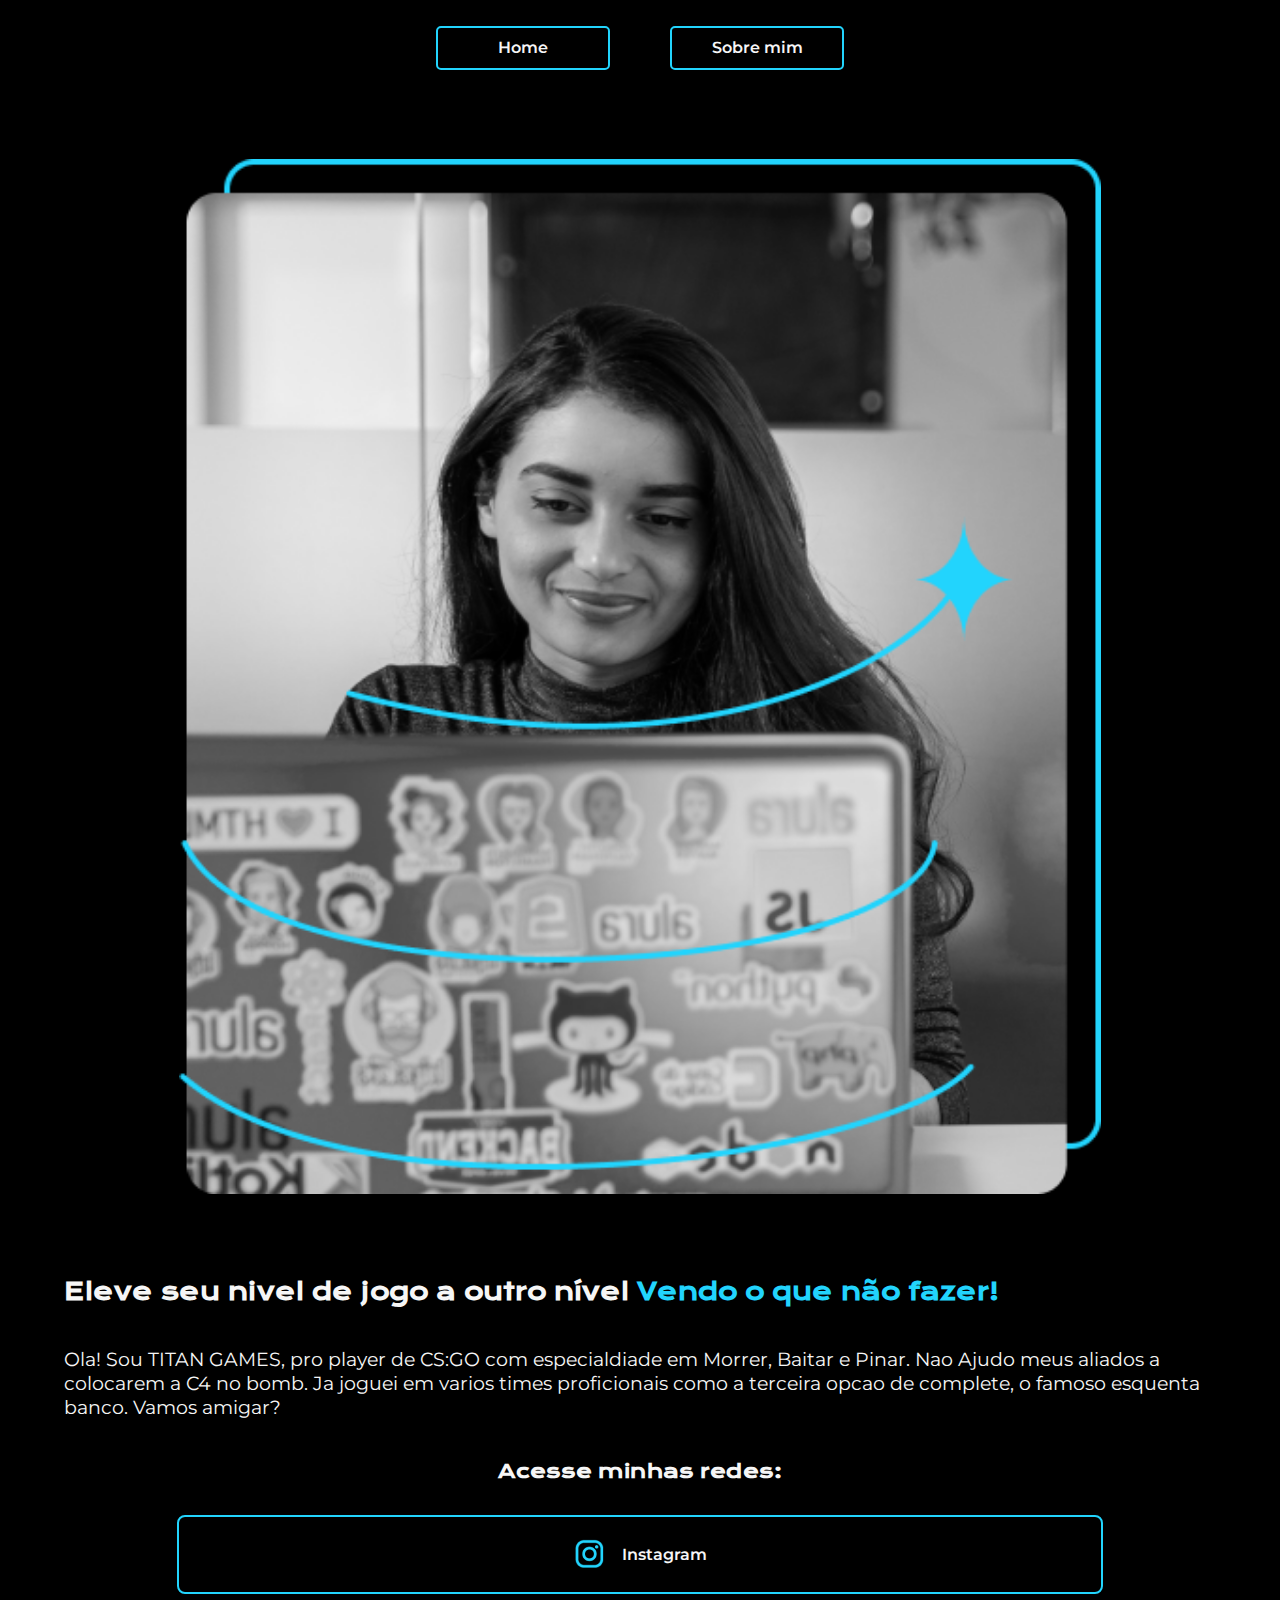
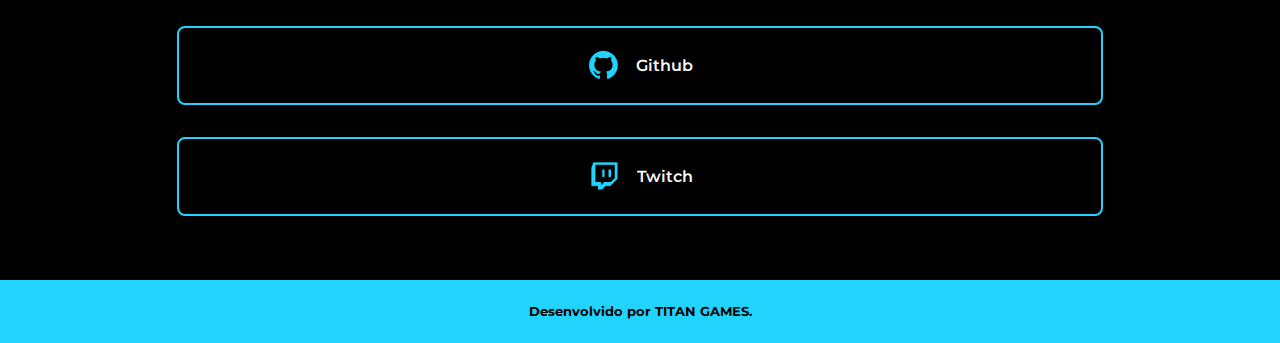
<file: index.html>
<!DOCTYPE html>
<html lang="pt-br">
<head>
    <meta charset="UTF-8">
    <meta http-equiv="X-UA-Compatible" content="IE=edge">
    <meta name="viewport" content="width=device-width, initial-scale=1.0">
    <title>Site Foda</title>
    <link rel="stylesheet" href="./styles/style.css">
</head>
<body>
    <header class="cabecalho">
        <nav class="cabecalho__menu">
            <a class="cabecalho__menu__botoes" href="index.html"> Home </a>
            <a class="cabecalho__menu__botoes" href="about.html"> Sobre mim</a>
        </nav>
    </header>

    <main class="apresentacao">
        <section class="apresentacao__conteudo">
            <h1 class="apresentacao__conteudo__titulo">Eleve seu nivel de jogo a outro nível <strong class="destaque-titulo">Vendo o que não fazer!</strong></h1>
            <p class="apresentacao__conteudo__paragrafo">Ola! Sou TITAN GAMES, pro player de CS:GO com especialdiade em Morrer, Baitar e Pinar. Nao Ajudo meus aliados a colocarem a C4 no bomb. Ja joguei em varios times proficionais como a terceira opcao de complete, o famoso esquenta banco. Vamos amigar?</p>
            <div class="apresentacao__links">
                <h2 class="apresentacao__links__titulo">Acesse minhas redes:</h2>
                <a class="apresentacao__links__botoes" href="https://www.instagram.com/thiagooi_plx/"> 
                    <img src="./assets/instagram.png" alt="logo do instagram"> Instagram
                </a>
                <a class="apresentacao__links__botoes" href="https://github.com">  
                    <img src="./assets/github.png" alt="logo do github"> Github
                </a>
                <a class="apresentacao__links__botoes" href="https://www.twitch.tv"> 
                    <img src="./assets/twitch.png" alt="logo da twitch"> Twitch
                </a>
            </div>
        </section>
        <img class="apresentacao__imagem" src="/assets/imagem.png" alt="Foto da Joana santos programando">
    </main>
    
    <footer class="rodape">
        Desenvolvido por TITAN GAMES.
    </footer>
</body>
</html>
</file>
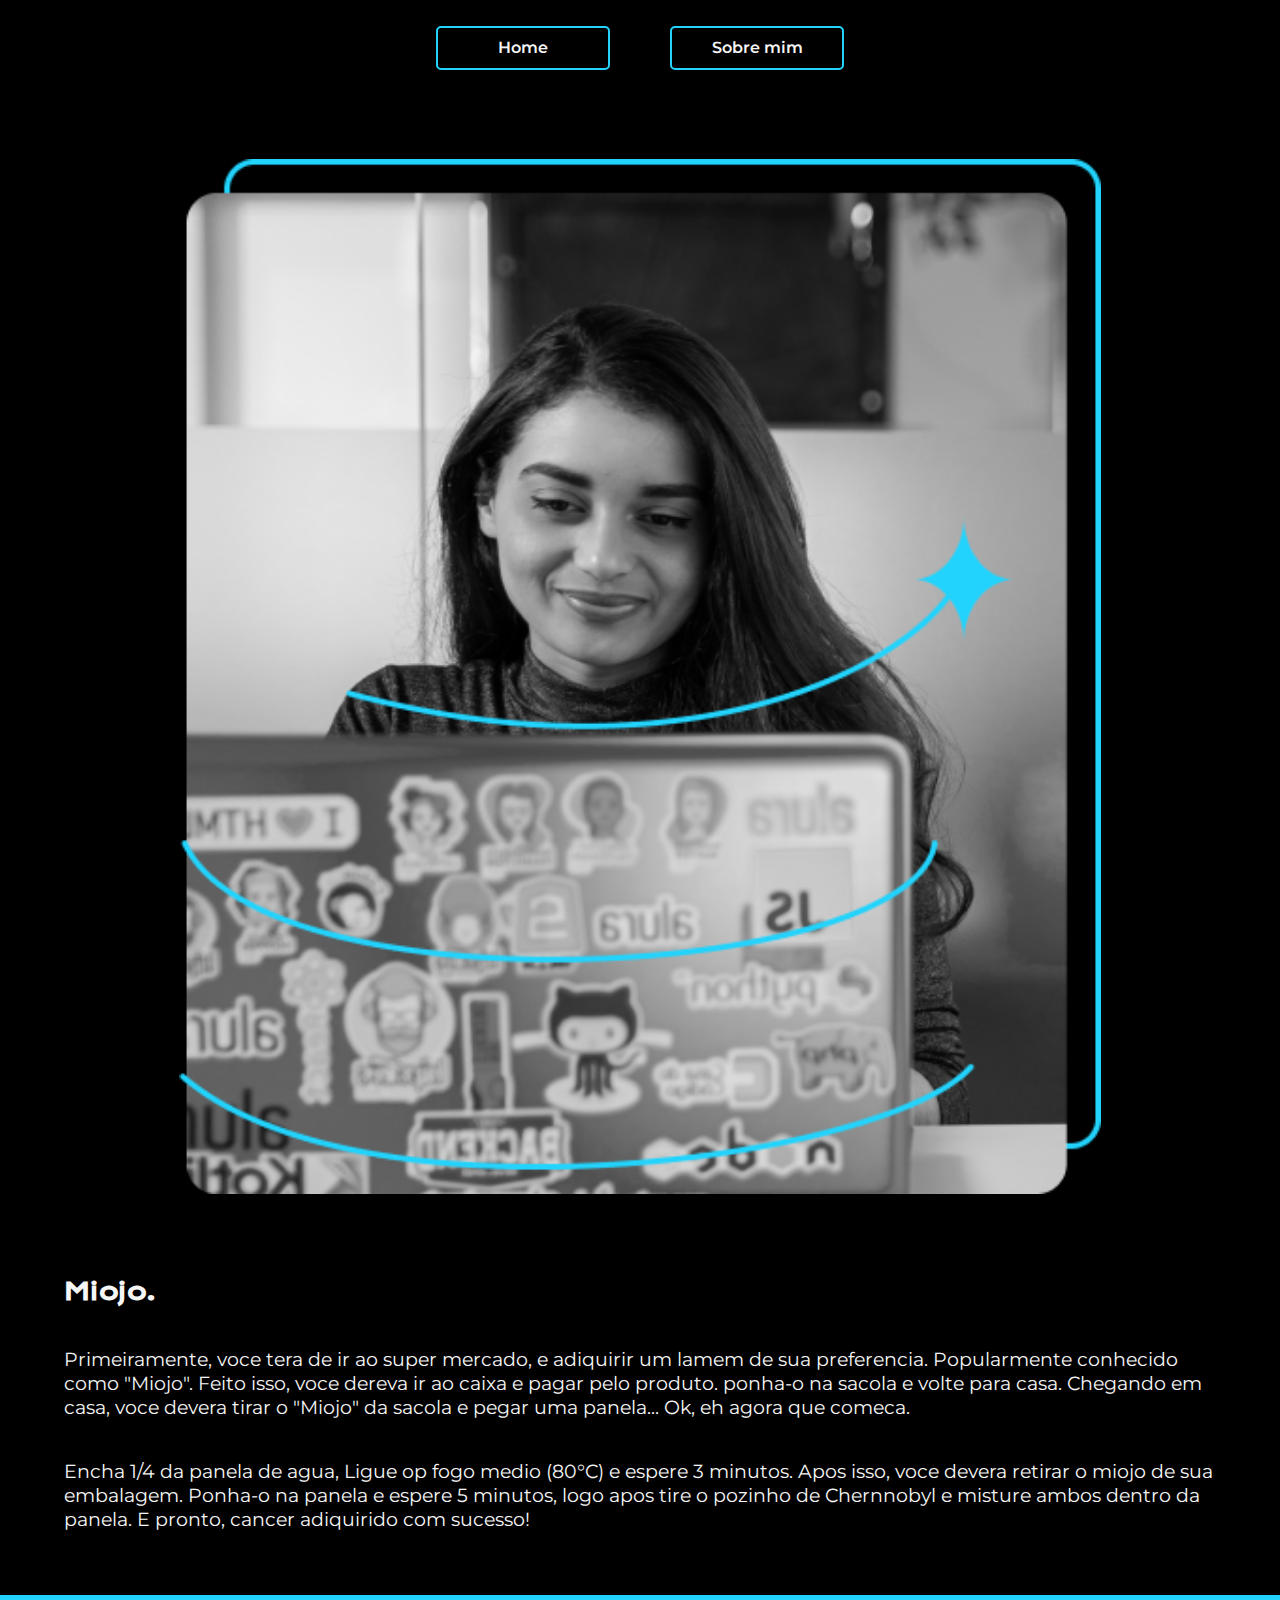
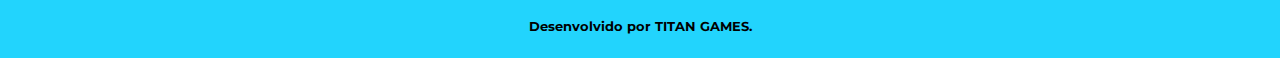
<file: about.html>
<!DOCTYPE html>
<html lang="pt-br">
<head>
    <meta charset="UTF-8">
    <meta http-equiv="X-UA-Compatible" content="IE=edge">
    <meta name="viewport" content="width=device-width, initial-scale=1.0">
    <title>Sobre Mim</title>
    <link rel="stylesheet" href="./styles/style.css">
</head>
<body>
    <header class="cabecalho">
        <nav class="cabecalho__menu">
            <a class="cabecalho__menu__botoes" href="index.html"> Home </a>
            <a class="cabecalho__menu__botoes" href="about.html"> Sobre mim</a>
        </nav>
    </header>
    <main class="apresentacao">
        <section class="apresentacao__conteudo">
            <h1 class="apresentacao__conteudo__titulo">Miojo.</h1>
            <p class="apresentacao__conteudo__paragrafo">
            Primeiramente, voce tera de ir ao super mercado, e adiquirir um lamem de sua preferencia. Popularmente conhecido como "Miojo". Feito isso, voce dereva ir ao caixa e pagar pelo produto. ponha-o na sacola e volte para casa. Chegando em casa, voce devera tirar o "Miojo" da sacola e pegar uma panela... Ok, eh agora que comeca.
            </p>
            <p class="apresentacao__conteudo__paragrafo">
            Encha 1/4 da panela de agua, Ligue op fogo medio (80°C) e espere 3 minutos. Apos isso, voce devera retirar o miojo de sua embalagem. Ponha-o na panela e espere 5 minutos, logo apos tire o pozinho de Chernnobyl e misture ambos dentro da panela. E pronto, cancer adiquirido com sucesso!
            </p>
        </section> 
        <img class="apresentacao__imagem" src="/assets/imagem.png" alt="Foto da Joana santos programando">
    </main>
    <footer class="rodape">
        Desenvolvido por TITAN GAMES.
    </footer>
</body>
</html>
</file>
<file: styles/style.css>
@import url('https://fonts.googleapis.com/css2?family=Krona+One&family=Montserrat&family=Montserrat+Alternates:wght@100&display=swap');
@import url('https://fonts.googleapis.com/css2?family=Montserrat:wght@400;600&display=swap');

:root{
    --cor-primaria: #000000;
    --cor-secundaria: #f6f6f6;
    --cor-terciaria: #22D4FD;
    --cor-hover: #272727;
    
    --font-primaria: 'Krona One', sans-serif;
    --font-secundaria: 'Montserrat', sans-serif;
}

*{
    margin: 0;
    padding: 0;
}

body{
    box-sizing: border-box;
    background-color: var(--cor-primaria);
    color: var(--cor-secundaria);
}

.cabecalho{
    padding: 2% 0% 0% 18%;
}

.cabecalho__menu{
    display: flex;
    gap: 60px;
}

.cabecalho__menu__botoes{
    color: var(--cor-secundaria);
    font-family: var(--font-secundaria);
    font-weight: 600;
    font-size: 1.5em;
    text-decoration: none;
    border: 2px solid var(--cor-terciaria);
    border-radius: 5px;
    padding: 10.5px 10px;
    width: 150px;
    text-align: center;
    transition: 0.35s;
}

.cabecalho__menu__botoes:hover{
    background-color: var(--cor-hover);
    width: 175px;
}

.apresentacao{
    padding: 5% 18%;
    display: flex;
    gap: 82px;
    align-items: center;
    justify-content:space-between;
}

.apresentacao__conteudo{
    width: 50%;
    display: flex;
    flex-direction: column;
    gap: 40px;
}

.apresentacao__conteudo__titulo{
    font-size: 2em;
    font-family: var(--font-primaria);
}

.destaque-titulo{
    color: var(--cor-terciaria);
}

.apresentacao__conteudo__paragrafo{
    font-size: 1.5em;
    font-family: var(--font-secundaria);
}

.apresentacao__links{
    display: flex;
    flex-direction: column;
    justify-content:space-between;
    align-items: center;
    gap: 32px;
}

.apresentacao__links__titulo{
    font-size: 1.5em;
    font-family: var(--font-primaria);
}

.apresentacao__links__botoes{
    display: flex;
    justify-content: center;
    gap: 16px;
    border: 2px solid var(--cor-terciaria);
    width: 50%;
    padding: 21.5px 0px;
    border-radius: 8px;
    text-align: center;
    align-items: center;
    text-decoration: none;
    color: var(--cor-secundaria);
    font-size: 1.5em;
    font-weight: 600;
    font-family: var(--font-secundaria);
    transition: 0.4s;
}

.apresentacao__links__botoes:hover{
    background-color: var(--cor-hover);
    width: 60%;
}

.apresentacao__imagem{
    width: 50%;
}

.rodape{
    background-color: var(--cor-terciaria);
    color: var(--cor-primaria);
    padding: 24px;
    text-align: center;
    align-items: center;
    font-family: var(--font-secundaria);
    font-weight: bold;
    font-size: 1.5em;
}

@media (max-width: 1400px) {

    .cabecalho{
        padding: 2% 10%;
    }

    .cabecalho__menu{
        justify-content: center;
    }

    .cabecalho__menu__botoes{
        font-size: 1em;
    }

    .apresentacao__conteudo__titulo{
        font-size: 1.5em;
    }
    
    .apresentacao__conteudo__paragrafo{
        font-size: 1.2em;
    }

    .apresentacao {
        padding: 5%;
        flex-direction: column-reverse;
    }

    .apresentacao__conteudo{
        width: auto;
    }

    .apresentacao__links__titulo{
        font-size: 1.2em;
        text-align: center;
    }

    .apresentacao__links__botoes{
        width: 80%;
        font-size: 1em;
    }

    .apresentacao__imagem{
        width: 80%;
    }

    .rodape {
        font-size: 0.8em;
    }
}
</file>
